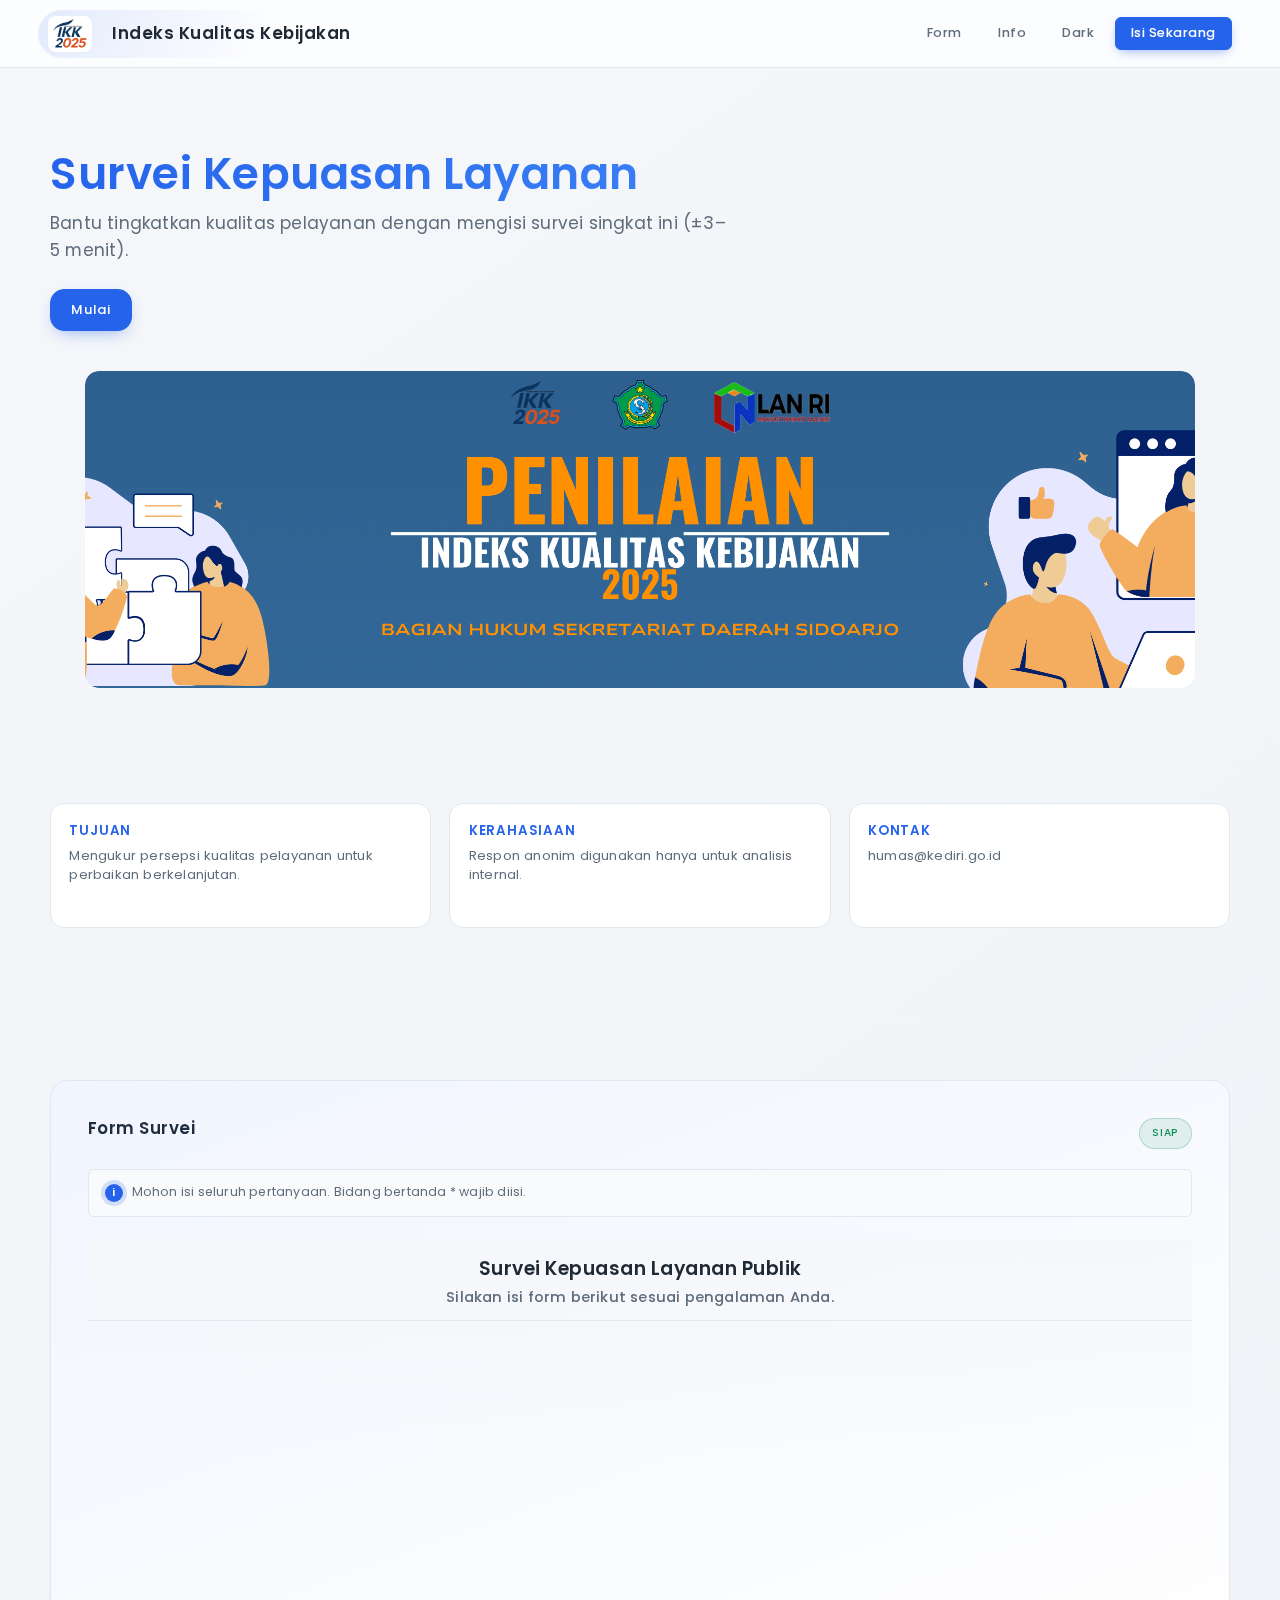
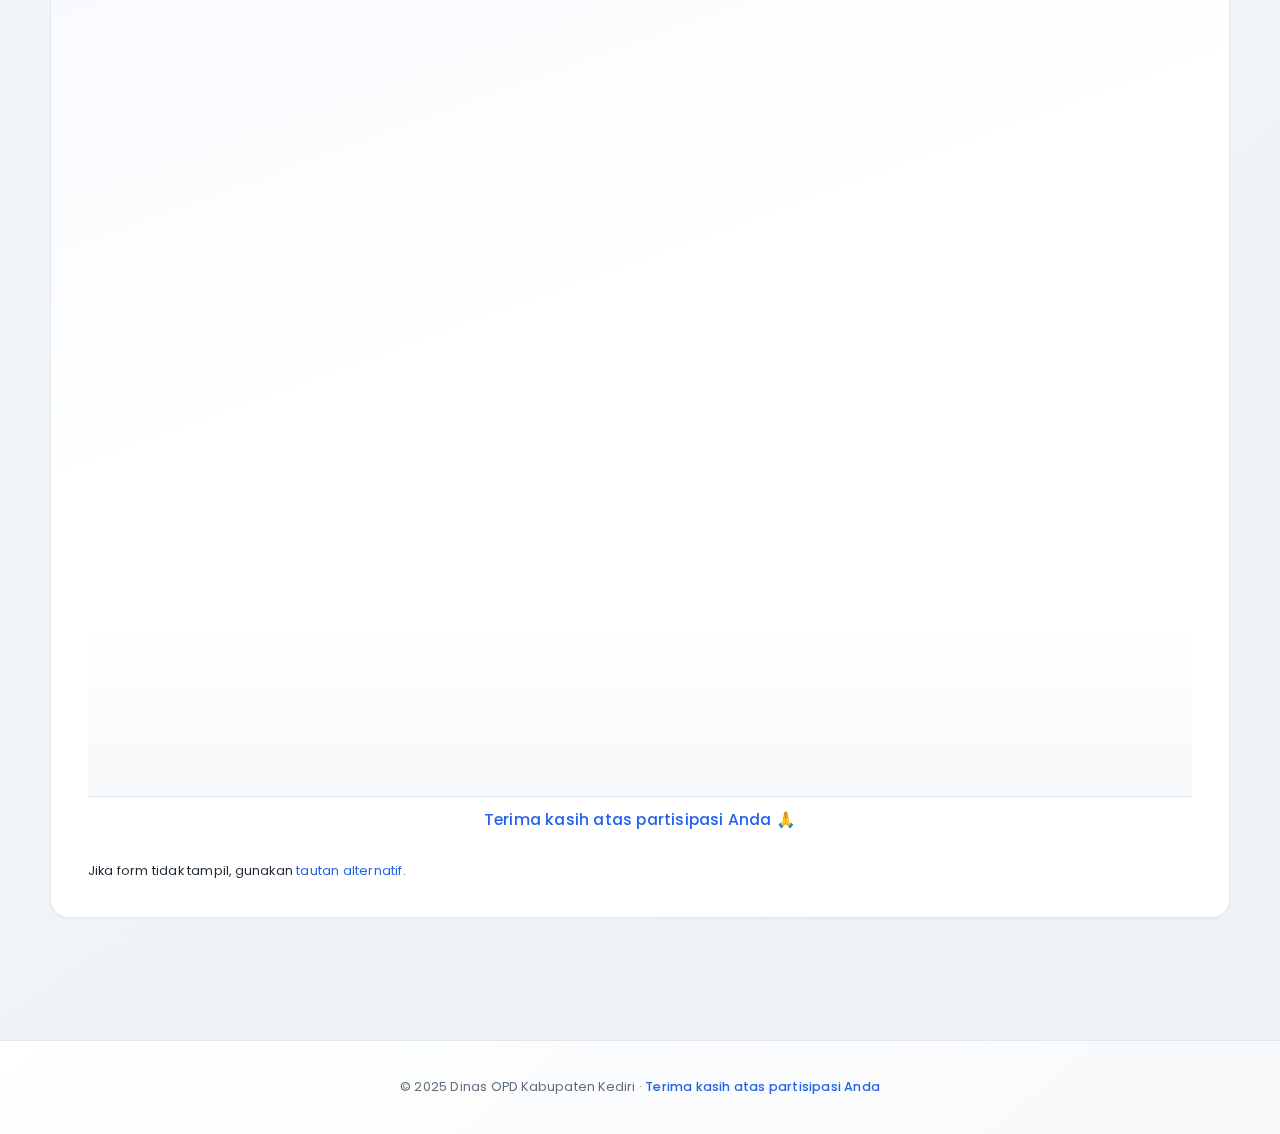
<file: index.html>
<!DOCTYPE html>
<html lang="id" data-theme="light">
<head>
  <meta charset="UTF-8" />
  <meta name="viewport" content="width=device-width, initial-scale=1" />
  <title>Survei Kepuasan Layanan OPD 2025</title>
  <meta name="description" content="Survei Kepuasan Layanan OPD 2025. Bantu tingkatkan kualitas pelayanan publik." />
  <meta property="og:title" content="Survei Kepuasan Layanan OPD 2025" />
  <meta property="og:description" content="Ikuti survei resmi untuk meningkatkan kualitas pelayanan." />
  <meta property="og:type" content="website" />
  <meta name="theme-color" content="#2563eb" />
  <link rel="preconnect" href="https://fonts.googleapis.com" />
  <link rel="preconnect" href="https://fonts.gstatic.com" crossorigin />
  <link href="https://fonts.googleapis.com/css2?family=Poppins:wght@400;500;600&display=swap" rel="stylesheet" />
  <link rel="stylesheet" href="src/styles/custom.css" />
</head>
<body>
  <!-- Navbar -->
  <nav class="navbar">
    <a href="#" class="navbar-brand">
      <img src="src/assets/ikk_logo.webp" alt="Logo" class="navbar-logo" height="36" style="vertical-align:middle;margin-right:10px;object-fit:contain;" />
      Indeks Kualitas Kebijakan
    </a>
    <div class="nav-links">
      <a href="#form">Form</a>
      <a href="#info">Info</a>
      <button id="themeToggle" type="button">Mode</button>
      <a href="#form" class="accent">Isi Sekarang</a>
    </div>
  </nav>

  <!-- Hero -->
  <section class="hero wrapper">
    <h1 class="hero-title">Survei Kepuasan Layanan</h1>
    <p class="hero-lead">Bantu tingkatkan kualitas pelayanan dengan mengisi survei singkat ini (±3–5 menit).</p>
    <a href="#form" class="button">Mulai</a>
  </section>

    <!-- Carousel Section -->
  <section class="carousel-section wrapper">
    <div class="carousel carousel-single" id="carousel">
      <div class="carousel-track" id="carouselTrack">
        <div class="carousel-slide"><img src="src/assets/banner.png" alt="Banner" /></div>
      </div>
    </div>
  </section>

  <!-- Info Section -->
  <section id="info" class="section wrapper">
    <div class="info-grid">
      <div class="info-box">
        <h5>Tujuan</h5>
        <p>Mengukur persepsi kualitas pelayanan untuk perbaikan berkelanjutan.</p>
      </div>
      <div class="info-box">
        <h5>Kerahasiaan</h5>
        <p>Respon anonim digunakan hanya untuk analisis internal.</p>
      </div>
      <div class="info-box">
        <h5>Kontak</h5>
        <p>humas@kediri.go.id</p>
      </div>
    </div>
  </section>

  <!-- Form Section -->
  <section id="form" class="section wrapper">
    <div class="form-shell">
      <header>
        <h2>Form Survei</h2>
        <span id="statusBadge" class="badge load">Memuat</span>
      </header>
      <div class="inline-info">Mohon isi seluruh pertanyaan. Bidang bertanda * wajib diisi.</div>
      <div class="form-frame-wrapper seamless-form">
        <div class="form-overlay"></div>
        <div id="sk" class="skeleton" aria-hidden="true"></div>
        <div class="form-custom-header">
          <div class="form-title">Survei Kepuasan Layanan Publik</div>
          <div class="form-desc">Silakan isi form berikut sesuai pengalaman Anda.</div>
        </div>
        <iframe id="gformFrame" title="Form Survei" src="https://docs.google.com/forms/d/e/1FAIpQLSfpiiUhumRLSNBTe2HtbfHaA_nZP0lmEgyuCWhLYHZJoQCpXQ/viewform?embedded=true" loading="lazy"></iframe>
        <div class="form-custom-footer">
          <div class="form-footer-text">Terima kasih atas partisipasi Anda 🙏</div>
        </div>
      </div>
      <p class="small mt-3 mb-0">Jika form tidak tampil, gunakan <a href="https://docs.google.com/forms/d/e/1FAIpQLSfpiiUhumRLSNBTe2HtbfHaA_nZP0lmEgyuCWhLYHZJoQCpXQ/viewform" target="_blank" rel="noopener">tautan alternatif</a>.</p>
    </div>
  </section>

  <footer>
    <div class="wrapper small">&copy; 2025 Dinas OPD Kabupaten Kediri · <span class="brand-accent">Terima kasih atas partisipasi Anda</span></div>
  </footer>

  <script src="src/scripts/main.js"></script>
</body>
</html>
</file>
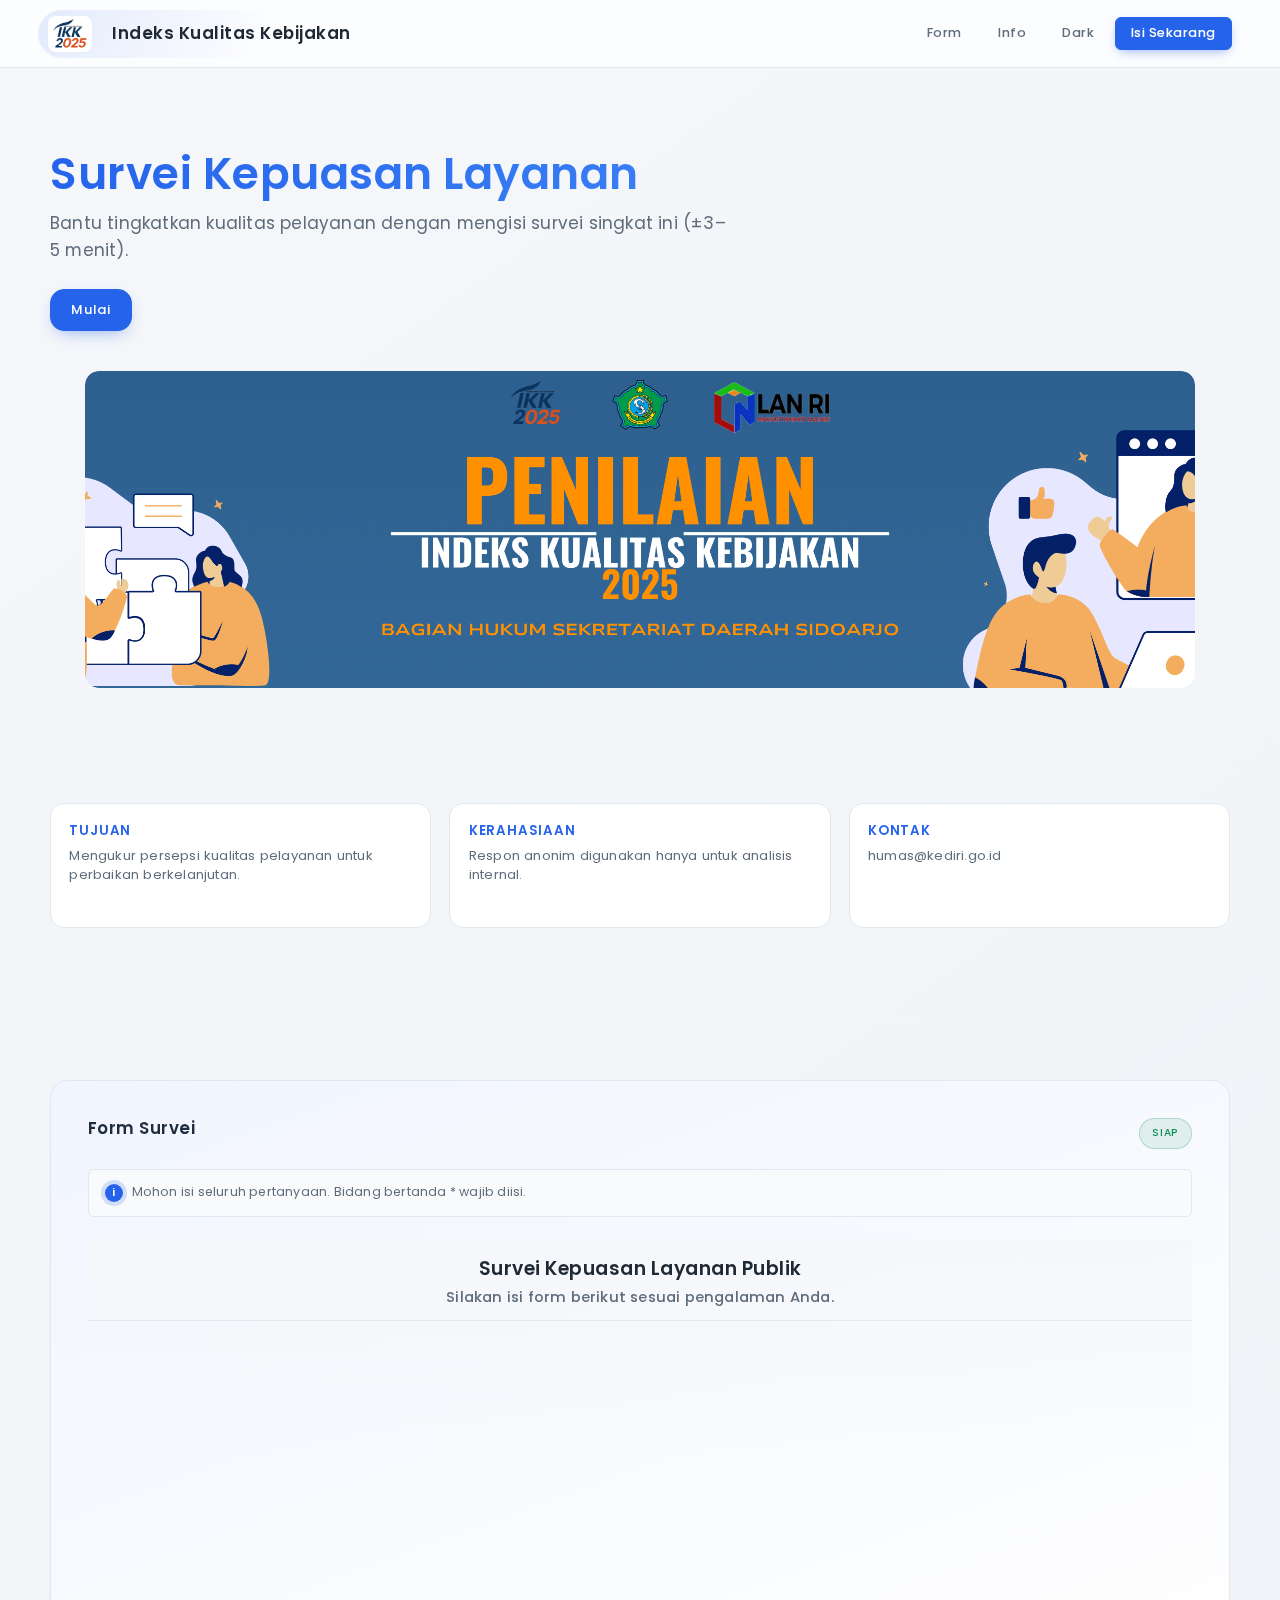
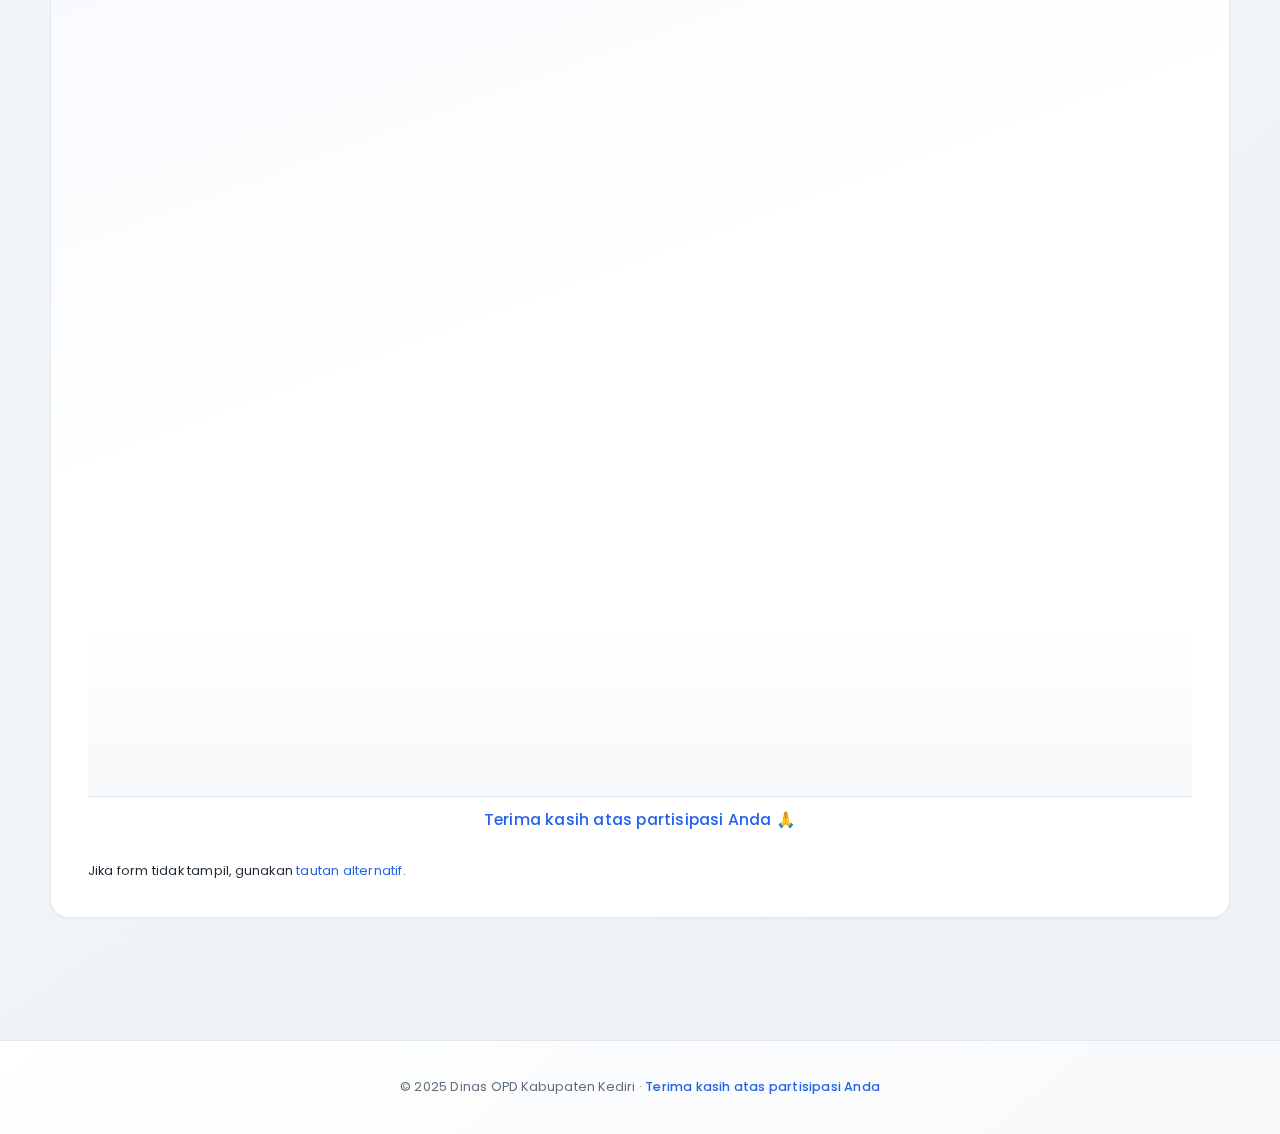
<file: src/index.html>
<!DOCTYPE html>
<html lang="id" data-theme="light">
<head>
  <meta charset="UTF-8" />
  <meta name="viewport" content="width=device-width, initial-scale=1" />
  <title>Survei Kepuasan Layanan OPD 2025</title>
  <meta name="description" content="Survei Kepuasan Layanan OPD 2025. Bantu tingkatkan kualitas pelayanan publik." />
  <meta property="og:title" content="Survei Kepuasan Layanan OPD 2025" />
  <meta property="og:description" content="Ikuti survei resmi untuk meningkatkan kualitas pelayanan." />
  <meta property="og:type" content="website" />
  <meta name="theme-color" content="#2563eb" />
  <link rel="preconnect" href="https://fonts.googleapis.com" />
  <link rel="preconnect" href="https://fonts.gstatic.com" crossorigin />
  <link href="https://fonts.googleapis.com/css2?family=Poppins:wght@400;500;600&display=swap" rel="stylesheet" />
  <link rel="stylesheet" href="styles/custom.css" />
</head>
<body>
  <!-- Navbar -->
  <nav class="navbar">
    <a href="#" class="navbar-brand">
      <img src="assets/ikk_logo.webp" alt="Logo" class="navbar-logo" height="36" style="vertical-align:middle;margin-right:10px;object-fit:contain;" />
      Indeks Kualitas Kebijakan
    </a>
    <div class="nav-links">
      <a href="#form">Form</a>
      <a href="#info">Info</a>
      <button id="themeToggle" type="button">Mode</button>
      <a href="#form" class="accent">Isi Sekarang</a>
    </div>
  </nav>

  <!-- Hero -->
  <section class="hero wrapper">
    <h1 class="hero-title">Survei Kepuasan Layanan</h1>
    <p class="hero-lead">Bantu tingkatkan kualitas pelayanan dengan mengisi survei singkat ini (±3–5 menit).</p>
    <a href="#form" class="button">Mulai</a>
  </section>

    <!-- Carousel Section -->
  <section class="carousel-section wrapper">
    <div class="carousel carousel-single" id="carousel">
      <div class="carousel-track" id="carouselTrack">
        <div class="carousel-slide"><img src="assets/banner.png" alt="Banner" /></div>
      </div>
    </div>
  </section>

  <!-- Info Section -->
  <section id="info" class="section wrapper">
    <div class="info-grid">
      <div class="info-box">
        <h5>Tujuan</h5>
        <p>Mengukur persepsi kualitas pelayanan untuk perbaikan berkelanjutan.</p>
      </div>
      <div class="info-box">
        <h5>Kerahasiaan</h5>
        <p>Respon anonim digunakan hanya untuk analisis internal.</p>
      </div>
      <div class="info-box">
        <h5>Kontak</h5>
        <p>humas@kediri.go.id</p>
      </div>
    </div>
  </section>

  <!-- Form Section -->
  <section id="form" class="section wrapper">
    <div class="form-shell">
      <header>
        <h2>Form Survei</h2>
        <span id="statusBadge" class="badge load">Memuat</span>
      </header>
      <div class="inline-info">Mohon isi seluruh pertanyaan. Bidang bertanda * wajib diisi.</div>
      <div class="form-frame-wrapper seamless-form">
        <div class="form-overlay"></div>
        <div id="sk" class="skeleton" aria-hidden="true"></div>
        <div class="form-custom-header">
          <div class="form-title">Survei Kepuasan Layanan Publik</div>
          <div class="form-desc">Silakan isi form berikut sesuai pengalaman Anda.</div>
        </div>
        <iframe id="gformFrame" title="Form Survei" src="https://docs.google.com/forms/d/e/1FAIpQLSfpiiUhumRLSNBTe2HtbfHaA_nZP0lmEgyuCWhLYHZJoQCpXQ/viewform?embedded=true" loading="lazy"></iframe>
        <div class="form-custom-footer">
          <div class="form-footer-text">Terima kasih atas partisipasi Anda 🙏</div>
        </div>
      </div>
      <p class="small mt-3 mb-0">Jika form tidak tampil, gunakan <a href="https://docs.google.com/forms/d/e/1FAIpQLSfpiiUhumRLSNBTe2HtbfHaA_nZP0lmEgyuCWhLYHZJoQCpXQ/viewform" target="_blank" rel="noopener">tautan alternatif</a>.</p>
    </div>
  </section>

  <footer>
    <div class="wrapper small">&copy; 2025 Dinas OPD Kabupaten Kediri · <span class="brand-accent">Terima kasih atas partisipasi Anda</span></div>
  </footer>

  <script src="scripts/main.js"></script>
</body>
</html>
</file>
<file: src/styles/custom.css>
.navbar-logo {
  display:inline-block;
  height:36px;
  width:auto;
  max-width:44px;
  margin-right:10px;
  vertical-align:middle;
  object-fit:contain;
  border-radius:8px;
  background:#fff;
  box-shadow:0 1px 4px -2px rgba(var(--accent-rgb),.08);
}
@media (max-width:600px) {
  .navbar-logo { height:28px; max-width:32px; margin-right:7px; }
}
/* Carousel Modern Minimalis */
.carousel-section {
  margin-bottom:2.5rem;
  display:flex;
  justify-content:center;
}
.carousel.carousel-single {
  width:100%;
  max-width:none;
  aspect-ratio:21/6;
  background:transparent;
  border-radius:var(--radius);
  box-shadow:none;
  overflow:hidden;
  display:flex;
  align-items:center;
  padding:0;
}
.carousel-track {
  display:flex;
  width:100%;
  height:100%;
  transition:none;
}
.carousel-slide {
  min-width:100%;
  height:100%;
  display:flex;
  align-items:center;
  justify-content:center;
  user-select:none;
}
.carousel-slide img {
  width:100%;
  height:100%;
  object-fit:cover;
  border-radius:var(--radius);
  box-shadow:0 2px 12px -6px rgba(var(--accent-rgb),.10);
}
.carousel-arrow, .carousel-dots { display:none !important; }
.carousel-track {
  display:flex;
  transition:transform .6s cubic-bezier(.4,0,.2,1);
  width:100%;
  height:100%;
}
.carousel-slide {
  min-width:100%;
  height:100%;
  display:flex;
  align-items:center;
  justify-content:center;
  user-select:none;
}
.carousel-slide img {
  width:100%;
  height:100%;
  object-fit:cover;
  border-radius:var(--radius);
  box-shadow:0 2px 12px -6px rgba(var(--accent-rgb),.10);
}
.carousel-arrow {
  position:absolute;
  top:50%;
  transform:translateY(-50%);
  background:rgba(255,255,255,.82);
  border:none;
  border-radius:50%;
  width:38px;
  height:38px;
  font-size:1.3rem;
  color:var(--accent);
  box-shadow:0 2px 8px -4px rgba(var(--accent-rgb),.13);
  cursor:pointer;
  z-index:2;
  transition:background .2s;
}
.carousel-arrow.left { left:14px; }
.carousel-arrow.right { right:14px; }
.carousel-arrow:hover { background:rgba(var(--accent-rgb),.12); }
.carousel-dots {
  position:absolute;
  left:0; right:0; bottom:18px;
  display:flex;
  justify-content:center;
  gap:8px;
  z-index:3;
}
.carousel-dots button {
  width:11px; height:11px;
  border-radius:50%;
  border:none;
  background:rgba(var(--accent-rgb),.18);
  cursor:pointer;
  transition:background .2s;
  padding:0;
}
.carousel-dots button.active {
  background:var(--accent);
}
@media (max-width:600px) {
  .carousel { aspect-ratio:16/10; }
}
/* =========================================================
   Modern Minimal Survey Style
   ========================================================= */
:root {
  --accent:#2563eb;
  --accent-rgb:37,99,235;
  --accent-hover:#1d4fc5;
  --bg:#f5f7fa;
  --bg-alt:#eef2f6;
  --surface:#ffffff;
  --surface-alt:#f9fafc;
  --border:#e2e8f0;
  --border-strong:#d0d7e2;
  --text:#1f2933;
  --text-soft:#5f6c7b;
  --radius-sm:6px;
  --radius:14px;
  --radius-lg:22px;
  --shadow-sm:0 1px 2px rgba(0,0,0,.04);
  --shadow:0 2px 4px rgba(0,0,0,.04),0 8px 24px -12px rgba(31,41,51,.18);
  --shadow-focus:0 0 0 4px rgba(37,99,235,.15);
  --trans:.4s cubic-bezier(.4,0,.2,1);
  --nav-blur:12px;
  --font-display:"Poppins",system-ui,-apple-system,BlinkMacSystemFont,"Segoe UI",Roboto,"Helvetica Neue",Arial,sans-serif;
}

[data-theme="dark"] {
  --bg:#0e141a;
  --bg-alt:#151e26;
  --surface:#18232d;
  --surface-alt:#1f2d38;
  --border:#2b3a46;
  --border-strong:#394b59;
  --text:#e6edf3;
  --text-soft:#92a2b2;
  --shadow:0 2px 4px rgba(0,0,0,.5),0 0 0 1px rgba(255,255,255,.02);
  --nav-blur:14px;
}

* {
  box-sizing:border-box;
  -webkit-font-smoothing:antialiased;
}

html { scroll-behavior:smooth; }

body {
  margin:0;
  font-family:var(--font-display);
  background:linear-gradient(145deg,var(--bg) 0%,var(--bg-alt) 100%);
  color:var(--text);
  line-height:1.55;
  font-size:16px;
  letter-spacing:.2px;
}

h1,h2,h3,h4 { font-weight:600; letter-spacing:.5px; color:var(--text); margin:0 0 .75em; line-height:1.2; }
p { margin:0 0 1em; }
.small, small { font-size:.785rem; }

/* Navbar */
.navbar {
  --nav-height:68px;
  display:flex;
  align-items:center;
  gap:24px;
  min-height:var(--nav-height);
  padding:10px clamp(1rem,4vw,3rem);
  background:rgba(255,255,255,.75);
  backdrop-filter:blur(var(--nav-blur)) saturate(180%);
  -webkit-backdrop-filter:blur(var(--nav-blur)) saturate(180%);
  border-bottom:1px solid var(--border);
  position:sticky; top:0; z-index:40; inset-inline:0;
}
[data-theme="dark"] .navbar { background:rgba(24,35,45,.78); border-color:var(--border); }

.navbar-brand {
  display:inline-flex; align-items:center; gap:.65rem; font-weight:600; font-size:1.05rem; color:var(--text) !important; text-decoration:none; letter-spacing:.5px; position:relative; isolation:isolate;
}
.navbar-brand::after { content:""; position:absolute; inset:-6px -10px; border-radius:30px; background:linear-gradient(120deg,rgba(var(--accent-rgb),.18),transparent 70%); opacity:.65; z-index:-1; }

.nav-links { margin-left:auto; display:flex; gap:4px; flex-wrap:wrap; }
.nav-links a, .nav-links button {
  --pad-y:.55rem; --pad-x:.95rem; font:500 .8rem/1 var(--font-display); letter-spacing:.5px; padding:var(--pad-y) var(--pad-x); background:transparent; color:var(--text-soft); border:1px solid transparent; border-radius:var(--radius-sm); cursor:pointer; text-decoration:none; transition:var(--trans);
}
.nav-links a:hover { color:var(--text); background:var(--surface-alt); }
.nav-links button:hover { background:var(--surface-alt); color:var(--text); }
.nav-links .accent { background:var(--accent); color:#fff; border:1px solid var(--accent); box-shadow:0 4px 12px -4px rgba(var(--accent-rgb),.55); }
.nav-links .accent:hover { background:var(--accent-hover); border-color:var(--accent-hover); }

/* Layout */
.wrapper { width:min(1180px,100%); margin-inline:auto; padding:0 clamp(1.2rem,4vw,2.2rem); }

/* Hero */
.hero { padding:clamp(2.5rem,9vh,5rem) 0 2.5rem; position:relative; }
.hero-title { font-size:clamp(1.9rem,4.8vw,2.75rem); margin:0 0 .6rem; background:linear-gradient(120deg,var(--accent) 0%,#3b82f6 60%,#60a5fa 100%); color:transparent; -webkit-background-clip:text; background-clip:text; }
.hero-lead { max-width:680px; font-size:clamp(.98rem,1.8vw,1.06rem); color:var(--text-soft); margin:0 0 1.6rem; }

.section { padding:clamp(2.2rem,6.5vh,4.2rem) 0; }

/* Info grid */
.info-grid { display:grid; gap:18px; grid-template-columns:repeat(auto-fit,minmax(230px,1fr)); margin:1rem 0 2.2rem; }
.info-box { background:var(--surface); border:1px solid var(--border); border-radius:var(--radius); padding:1.1rem 1.15rem 1.15rem; position:relative; display:flex; flex-direction:column; gap:.35rem; transition:var(--trans); min-height:125px; }
.info-box::before { content:""; position:absolute; inset:0; border-radius:inherit; background:linear-gradient(130deg,rgba(var(--accent-rgb),.15),transparent 70%); opacity:0; transition:var(--trans); }
.info-box:hover { transform:translateY(-4px); box-shadow:var(--shadow); border-color:var(--border-strong); }
.info-box:hover::before { opacity:1; }
.info-box h5 { font-size:.83rem; letter-spacing:.8px; text-transform:uppercase; margin:0; font-weight:600; color:var(--accent); }
.info-box p { font-size:.82rem; margin:0; color:var(--text-soft); line-height:1.4; }

/* Form shell */
.form-shell { background:var(--surface); border:1px solid var(--border); border-radius:calc(var(--radius) + 4px); padding:clamp(1.4rem,3.6vw,2.3rem); position:relative; overflow:hidden; box-shadow:var(--shadow-sm); transition:var(--trans); }
.form-shell::before { content:""; position:absolute; inset:0; background:linear-gradient(160deg,rgba(var(--accent-rgb),.12),transparent 55%); opacity:.55; pointer-events:none; }
.form-shell:hover { box-shadow:var(--shadow); border-color:var(--border-strong); }
.form-shell header { display:flex; flex-wrap:wrap; gap:1rem; align-items:flex-start; justify-content:space-between; margin:0 0 1.3rem; }
.form-shell header h2 { margin:0; font-size:1.05rem; font-weight:600; letter-spacing:.5px; }

.badge { display:inline-flex; align-items:center; gap:.35rem; padding:.4rem .75rem; font-size:.65rem; font-weight:500; letter-spacing:.7px; border-radius:30px; background:var(--surface-alt); color:var(--text-soft); border:1px solid var(--border); text-transform:uppercase; }
.badge.ok { background:rgba(16,148,78,.1); color:#0f9150; border-color:rgba(16,148,78,.25); }
.badge.warn { background:rgba(202,138,4,.12); color:#b47500; border-color:rgba(202,138,4,.3); }
.badge.load { background:rgba(var(--accent-rgb),.15); color:var(--accent); border-color:rgba(var(--accent-rgb),.35); }

.inline-info { background:var(--surface-alt); border:1px solid var(--border); padding:.85rem 1rem; border-radius:var(--radius-sm); font-size:.78rem; color:var(--text-soft); line-height:1.35; margin:0 0 1.4rem; position:relative; }
.inline-info::before { content:"i"; font-weight:600; font-size:.68rem; width:18px; height:18px; border-radius:50%; display:inline-flex; align-items:center; justify-content:center; background:var(--accent); color:#fff; margin-right:.55rem; box-shadow:0 0 0 4px rgba(var(--accent-rgb),.18); }


/* Seamless Google Form embed */
.form-frame-wrapper {
  position:relative;
  min-height:520px;
  border-radius:var(--radius);
  overflow:visible;
  background:transparent;
  border:none;
  box-shadow:none;
  padding:0;
  margin:0;
  isolation:isolate;
}
.form-frame-wrapper:focus-within { box-shadow:var(--shadow-focus); border-color:var(--accent); }

.seamless-form {
  background:transparent;
  border-radius:0;
  box-shadow:none;
  border:none;
  padding:0;
  overflow:visible;
  position:relative;
  backdrop-filter:none;
  -webkit-backdrop-filter:none;
  transition:none;
}
.form-overlay {
  position:absolute;
  left:0; right:0; top:0; bottom:0;
  z-index:2;
  pointer-events:none;
  background:linear-gradient(to bottom,rgba(245,247,250,0.92) 0%,rgba(245,247,250,0.65) 8%,transparent 18%,transparent 82%,rgba(245,247,250,0.65) 92%,rgba(245,247,250,0.92) 100%);
  opacity:1;
  border-radius:0;
  transition:none;
}
.form-custom-header, .form-custom-footer {
  position:absolute;
  left:0; right:0;
  z-index:3;
  background:transparent;
  color:var(--text);
  text-align:center;
  padding:.9rem 1.2rem .7rem;
  font-size:1.08rem;
  font-weight:500;
  border-radius:0;
  box-shadow:none;
  backdrop-filter:none;
  -webkit-backdrop-filter:none;
  transition:none;
}
.form-custom-header {
  top:0;
  border-bottom:1px solid var(--border);
}
.form-custom-footer {
  bottom:0;
  border-top:1px solid var(--border);
  padding:.7rem 1.2rem .9rem;
  font-size:.98rem;
  font-weight:400;
  background:rgba(255,255,255,.96);
}
.form-title {
  font-size:1.18rem;
  font-weight:600;
  letter-spacing:.5px;
}
.form-desc {
  font-size:.92rem;
  color:var(--text-soft);
  margin-top:.2rem;
}
.form-footer-text {
  color:var(--accent);
  font-weight:500;
}

iframe {
  width:100%;
  min-height:1200px;
  border:none;
  background:transparent;
  box-shadow:none;
  border-radius:0;
  margin:0;
  padding:0;
  opacity:0;
  transition:opacity .7s cubic-bezier(.4,0,.2,1);
  z-index:10;
  position:relative;
  animation:fadeinForm 1.2s cubic-bezier(.4,0,.2,1);
}
iframe.loaded { opacity:1; animation:fadeinForm 1.2s cubic-bezier(.4,0,.2,1); }

@keyframes fadeinForm {
  0% { opacity:0; filter:blur(8px); }
  60% { opacity:.7; filter:blur(2px); }
  100% { opacity:1; filter:blur(0); }
}

@media (max-width:900px) {
  .form-custom-header, .form-custom-footer { font-size:.98rem; padding:.7rem .5rem .6rem; }
  .form-title { font-size:1.05rem; }
}

.skeleton { position:absolute; inset:0; background:linear-gradient(100deg,var(--surface-alt) 0%,var(--surface) 40%,var(--surface-alt) 80%); background-size:220% 100%; animation:skMove 2.2s infinite; }
@keyframes skMove { 0% { background-position:0 0; } 100% { background-position:-220% 0; } }

a { color:var(--accent); text-decoration:none; transition:var(--trans); }
a:hover { color:var(--accent-hover); }

footer { margin-top:4rem; background:linear-gradient(140deg,var(--surface) 0%,var(--surface-alt) 80%); border-top:1px solid var(--border); padding:2.2rem 0 2.4rem; font-size:.75rem; color:var(--text-soft); text-align:center; }
footer .brand-accent { color:var(--accent); font-weight:500; }

.button { --btn-bg:var(--accent); --btn-color:#fff; --btn-border:var(--accent); --btn-bg-hover:var(--accent-hover); font:500 .82rem/1 var(--font-display); padding:.85rem 1.25rem .87rem; border-radius:14px; border:1px solid var(--btn-border); background:var(--btn-bg); color:var(--btn-color); display:inline-flex; align-items:center; gap:.55rem; cursor:pointer; letter-spacing:.5px; transition:var(--trans); text-decoration:none; box-shadow:0 6px 18px -8px rgba(var(--accent-rgb),.65); }
.button:hover { background:var(--btn-bg-hover); border-color:var(--btn-bg-hover); transform:translateY(-2px); }
.button:active { transform:translateY(0); box-shadow:0 3px 10px -6px rgba(var(--accent-rgb),.55); }

:focus-visible { outline:2px solid var(--accent); outline-offset:2px; border-radius:4px; }

.mb-0 { margin-bottom:0 !important; }
.mt-0 { margin-top:0 !important; }
.mt-2 { margin-top:.5rem !important; }
.mt-3 { margin-top:.85rem !important; }
.mb-2 { margin-bottom:.5rem !important; }
.mb-3 { margin-bottom:.85rem !important; }
.mb-4 { margin-bottom:1.2rem !important; }

[data-theme="dark"] .info-box::before { background:linear-gradient(120deg,rgba(var(--accent-rgb),.22),transparent 70%); }
[data-theme="dark"] .form-shell::before { background:linear-gradient(160deg,rgba(var(--accent-rgb),.22),transparent 60%); }

@media (max-width:900px) {
  .nav-links { gap:2px; }
  .form-shell { padding:1.55rem 1.25rem 1.9rem; }
  iframe { min-height:1400px; }
}
@media (max-width:520px) {
  .navbar { padding:8px 1rem; }
  .hero { padding:2.4rem 0 1.3rem; }
  .hero-lead { font-size:.94rem; }
  .info-grid { grid-template-columns:1fr 1fr; }
  .info-box { min-height:135px; }
}
@media (max-width:410px) {
  .info-grid { grid-template-columns:1fr; }
  iframe { min-height:1500px; }
}
/* =========================================================
   End Modern Minimal Survey Style
   ========================================================= */
</file>
